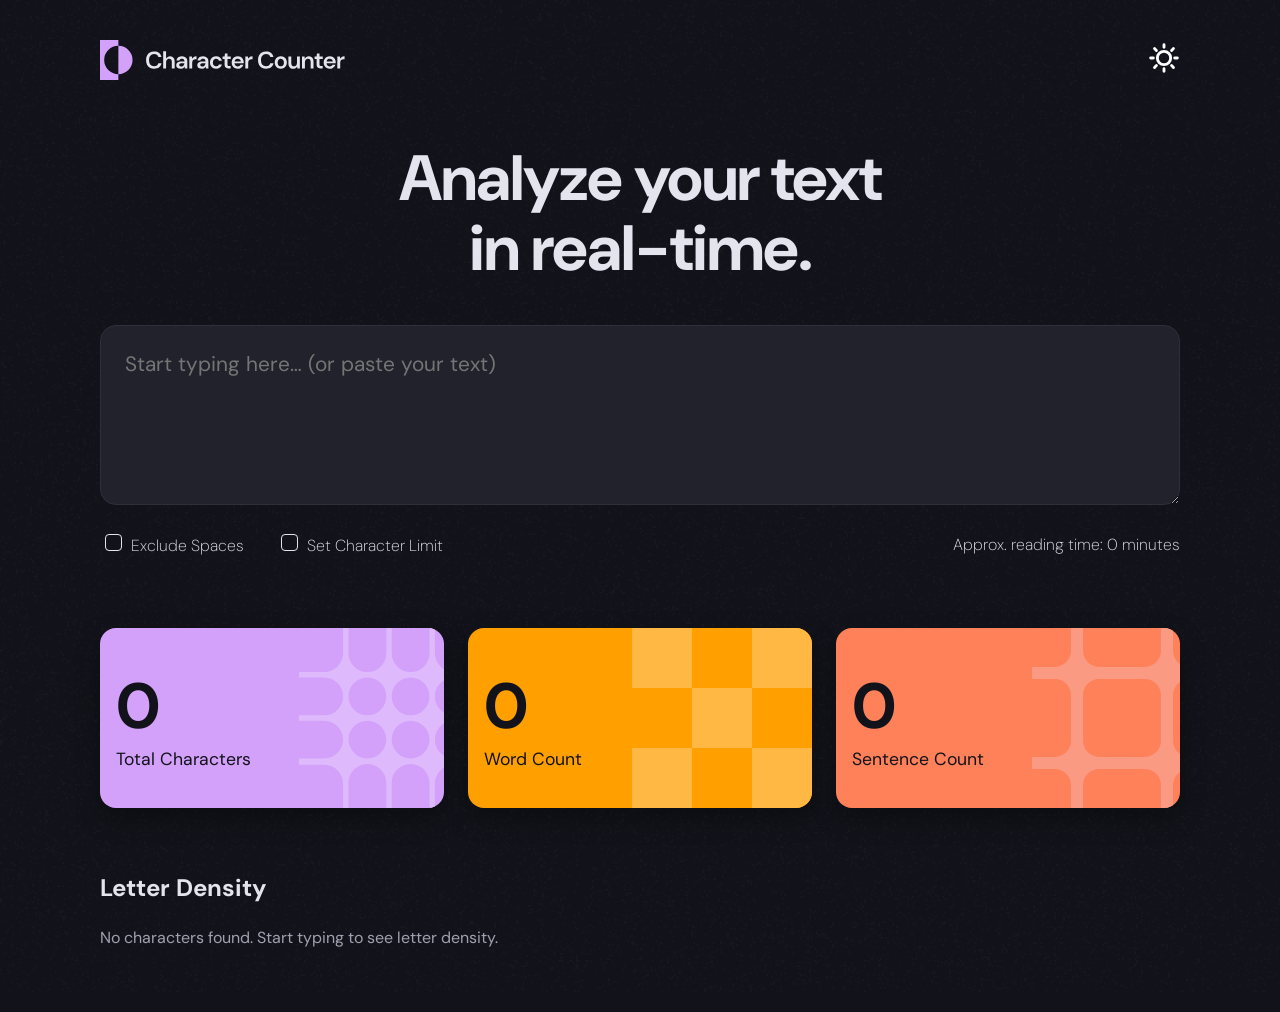
<file: character-counter/starter-code/index.html>
<!DOCTYPE html>
<html lang="en" class="dark"> 
<head>
  <meta charset="UTF-8" />
  <meta name="viewport" content="width=device-width, initial-scale=1.0" />
  <title>Character Counter</title>
  <link rel="icon" type="image/png" sizes="32x32" href="./assets/images/favicon-32x32.png" />
  <link rel="stylesheet" href="styles.css" />
</head>
<body>
  <header class="container">
    
    <img 
      id="theme-logo" src="./assets/images/logo-dark-theme.svg" 
      alt="character counter" 
      class="logo"
    />

   
    <label class="theme-toggle" for="theme-toggle" aria-label="Toggle theme">

      <input type="checkbox" id="theme-toggle" />

      <img id="theme-icon" src="./assets/images/icon-sun.svg" alt="Switch to light mode" 
           class="toggle-icon" />
           
    </label>
  </header>

  <main class="container">
    <h1>Analyze your text<br>in real-time.</h1>

    <textarea 
      id="text-input"
      placeholder="Start typing here… (or paste your text)"
      aria-label="Enter text to analyze"
    ></textarea>

    <div class="options">

      <div class="checkboxes">

        <label>
        <input type="checkbox" id="exclude-spaces" /> Exclude Spaces
       </label>

      <label>
        <input type="checkbox" id="set-character-limit" /> Set Character Limit
      </label>

      <input
        type="number"
        id="character-limit"
        class="limit-input"
        min="1"
        aria-label="Character limit"
        placeholder="Enter limit"
      />

      </div>
      <span class="reading-time" id="reading-time">Approx. reading time: 0 minutes</span>
    </div>

    <p class="feedback-message" id="feedback-message" aria-live="polite"></p>

    <div class="stats">

      <div class="card purple">
        <div>
          <span class="count" id="character-count">0</span>
          <p>Total Characters</p>
        </div>
        <div>
          <img src="./assets/images/pattern-character-count.svg" alt="">
        </div>
      </div>

      <div class="card orange">
         <div>
          <span class="count" id="word-count">0</span>
          <p>Word Count</p>
         </div>
         <div>
          <img src="./assets/images/pattern-word-count.svg" alt="">
         </div>
      </div>

      <div class="card yellow">
        <div>
          <span class="count" id="sentence-count">0</span>
          <p>Sentence Count</p>
        </div>
        <div>
          <img src="./assets/images/pattern-sentence-count.svg" alt="">
        </div>
      </div>

    </div>

    <section class="letter-density">
  <h2>Letter Density</h2>
  <div class="density-list" id="density-list">
    <p class="density-empty">No characters found. Start typing to see letter density.</p>
  </div>

  <button class="see-more" id="see-more-button" type="button" hidden>
  See more
  <svg width="12" height="12" viewBox="0 0 12 12" fill="none" xmlns="http://www.w3.org/2000/svg">
    <path d="M2 4L6 8L10 4" stroke="currentColor" stroke-width="2" stroke-linecap="round" stroke-linejoin="round"/>
  </svg>
</button>
</section>
  </main>
  <script src="script.js"></script>
</body>
</html>
</file>
<file: character-counter/starter-code/styles.css>
* {
  margin: 0;
  padding: 0;
  box-sizing: border-box;
}

:root {
  --bg: #f2f3f7;
  --text: #12131a;
  --text-muted: #404254;
  --card-bg: #ffffff;
  --purple: #d3a0fa;
  --orange: #fe8159;
  --yellow: #ff9f00;
  --border: #c7c8d1;
  --radius: 16px;
  --shadow: 0 10px 25px rgba(18, 19, 26, 0.08);
  --background-image: url('./assets/images/bg-light-theme.png');
}

html.dark {
  --bg: #12131A;                    
  --text: #E4E4EF;                  
  --text-muted: #A0A0B0;            
  --card-bg: #21222C;               
  --border: #2F2F3A;                
  --shadow: 0 10px 25px rgba(0,0,0,0.35);
  --background-image: url('./assets/images/bg-dark-theme.png');
}

@font-face {
  font-family: 'DM Sans';
  src: url('./assets/fonts/DM_Sans/DMSans-VariableFont_opsz,wght.ttf') format('truetype');
  font-weight: 100 900;          
  font-style: normal;
  font-display: swap;
}

body {
  font-family: 'DM Sans', sans-serif;
  background-color: var(--bg);
  background-image: var(--background-image);
  background-repeat: no-repeat;
  background-size: cover;
  background-attachment: fixed;
  color: var(--text);
  min-height: 100vh;
  padding: 2.5rem 1rem;
  transition: background-color 1s ease, color 1s ease;
}


.container {
  max-width: 1080px;
  margin: 0 auto;
}


header {
  display: flex;
  justify-content: space-between;
  align-items: center;
  padding: 0 0 4rem;
}

.logo {
  height: 40px;
  transition: opacity 0.2s ease;
}

.theme-toggle {
  position: relative;
  cursor: pointer;
}

#theme-toggle {
  display: none;
}

.toggle-icon {
  width: 32px;
  height: 32px;
  transition: transform 0.7s, opacity 0.7s ease;
}

#theme-toggle:checked + .toggle-icon {
  transform: rotate(180deg); 
}



h1 {
  font-size: 4rem;
  font-weight: 700;
  text-align: center;
  line-height: 1.1;
  letter-spacing: -1px;
  margin-bottom: 2.5rem;

}


textarea {
  font-family: 'DM Sans', sans-serif;  
  width: 100%;
  min-height: 180px;
  padding: 1.5rem;
  border-radius: var(--radius);
  border: 1px solid var(--border);
  background: var(--card-bg);
  color: var(--text);
  font-size: 1.3rem;
  resize: vertical;
  margin-bottom: 1.5rem;
}

textarea:focus {
  outline: none;
  border-color: var(--purple);
  box-shadow: 0 0 0 3px rgba(211, 160, 250, 0.2);
}

textarea.limit-exceeded {
  border-color: var(--orange);
  box-shadow: 0 0 0 3px rgba(254, 129, 89, 0.2);
}


.options {
  display: flex;
  flex-wrap: wrap;
  gap: 1.5rem 2rem;
  justify-content: space-between;
  margin-bottom: 2.5rem;
  font-size: 1rem;
  color: var(--text);
  font-weight: 200;
}


.checkboxes{
  display: flex;
  align-items: center;
  gap: 2rem;
  cursor: pointer;
  flex-wrap: wrap;
}

input[type="checkbox"] {
  appearance: none; 
  -webkit-appearance: none;              
  width: 17px;                    
  height: 17px;
  border: 1px solid var(--text); 
  border-radius: 4px;            
  background: none;       
  cursor: pointer;
  margin: 0 5px;        
}
input[type="checkbox"]:checked {
  border-color: var(--purple);
  background: var(--purple);
  background-image: url('./assets/images/icon-check.svg');
  background-repeat: no-repeat;
  background-position: center;     
}

.limit-input {
  display: none;
  width: 110px;
  padding: 0.55rem 0.75rem;
  border: 1px solid var(--border);
  border-radius: 10px;
  background: var(--card-bg);
  color: var(--text);
  font: inherit;
}

.limit-input.is-visible {
  display: inline-flex;
}

.limit-input:focus {
  outline: none;
  border-color: var(--purple);
  box-shadow: 0 0 0 3px rgba(211, 160, 250, 0.2);
}



.reading-time {
  color: var(--text);
}

.feedback-message {
  min-height: 1.5rem;
  margin: -1rem 0 1.5rem;
  color: var(--text-muted);
  font-size: 0.95rem;
}

.feedback-message.warning {
  color: var(--orange);
}


.stats {
  display: grid;
  grid-template-columns: repeat(auto-fit, minmax(220px, 1fr));
  gap: 1.5rem;
  margin-bottom: 4rem;
}

.card {
  background: var(--card-bg);
  border-radius: var(--radius);
  box-shadow: var(--shadow);
  transition: transform 0.2s;
  display: flex;
  justify-content: space-between;       
  overflow: hidden;                    
  min-height: 150px;
  padding-left: 1rem;

}


.card img{
    width: 180px;                         
    height: 100%;                         
    object-fit: cover;                    
    object-position: right center;        
    display: block;
    margin-left: 3rem;
}
.card:hover {
  transform: translateY(-6px);
}

.count {
  font-size: 4rem;
  font-weight: 700;
  display: block;
  color: #12131a;
}

.purple, .orange, .yellow{
    display: flex;
    align-items: center;
    
}
.purple{
    background-color: var(--purple);
}


.orange{
    background-color: var(--yellow);
}
.yellow{
    background-color: var(--orange);
}

.card p {
  color: #12131a;
  font-size: 1.1rem;
  white-space: nowrap;
}


.letter-density {
  text-align: left;
  border-radius: var(--radius);
  margin-top: 3rem;
}

.density-list {
  margin: 1.5rem 0;
}

.density-empty {
  color: var(--text-muted);
  font-size: 1rem;
}

.density-item {
  display: grid;
  grid-template-columns: 30px 1fr auto;
  align-items: center;
  gap: 1rem;
  margin-bottom: 1rem;
}

.letter {
  font-weight: 200;
  font-size: 1.25rem;
  color: var(--text);
}

.bar-container {
  height: 12px;
  background: rgba(200, 172, 221, 0.15);
  border-radius: 6px;
  overflow: hidden;
}

.bar {
  height: 100%;
  background: var(--purple); 
  border-radius: 6px;
  transition: width 0.3s;
}

.percent {
  font-size: 0.95rem;
  font-weight: 200;
  color: var(--text);
  white-space: nowrap;
}

.see-more {
  background: transparent;
  border: none;
  color: var(--text);
  font-size: 1rem;
  font-weight: 200;
  cursor: pointer;
  padding: 0.5rem 0;
  display: block;
  margin: 1rem 0 0 0;
}

.see-more[hidden] {
  display: none;
}

.see-more svg {
  transition: transform 0.2s ease;
}

.see-more.is-expanded svg {
  transform: rotate(180deg);
}


@media (max-width: 640px) {
  h1 { font-size: 2.25rem; }
  .stats { grid-template-columns: 1fr; }

  .checkboxes {
    flex-direction: column;     
    align-items: flex-start;
    gap: 1rem;                        
    width: 100%;                      
  }
  .card {
                     
  max-height: 50px;
}
.options {
  margin-bottom: 0;
  
}

.logo {
  height: 35px;
  transition: opacity 0.2s ease;
}
.toggle-icon {
  width: 24px;
  height: 24px;
  transition: transform 0.7s, opacity 0.7s ease;
}

body{
  padding: 1.7rem 0.8rem;
}

  
}

@media (max-width: 768px) {
  .card img{
    margin-left: 3rem;
    height: auto;
  }
    
}
</file>
